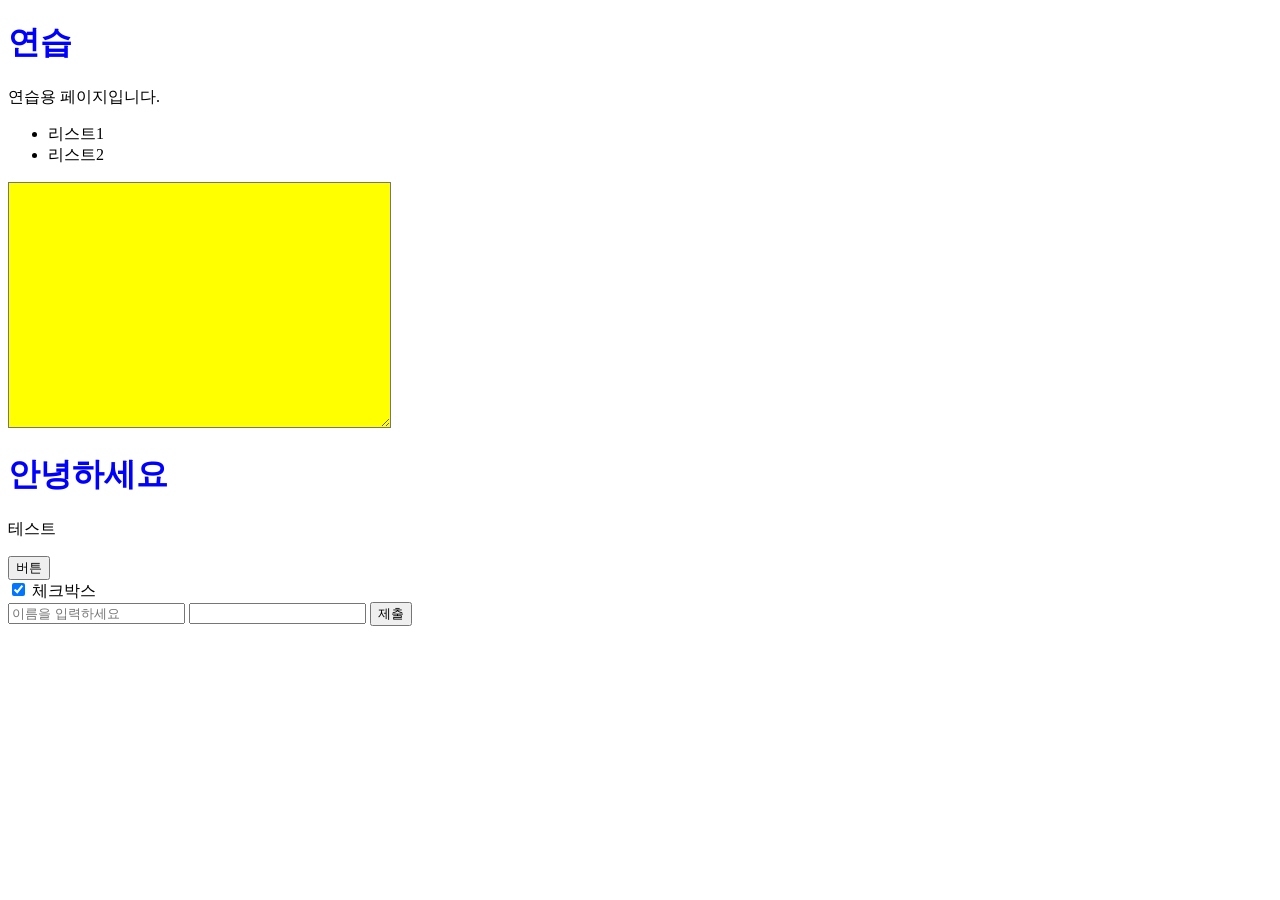
<file: pratice/index.html>
<!doctype html>
<html lang="ko">
  <head>
    <meta charset="UTF-8" />
    <meta http-equiv="X-UA-Compatible" content="IE=edge" />
    <meta name="viewport" content="width=device-width, initial-scale=1.0" />
    <link rel="stylesheet" href="index.css" />
    <title>Document</title>
  </head>
  <body>
    <h1>연습</h1>
    <p>연습용 페이지입니다.</p>
    <ul>
      <li>리스트1</li>
      <li>리스트2</li>
    </ul>

    <textarea
      name="text"
      id="text"
      cols="30"
      rows="10"
      placeholder="글자를 입력해주세요"
    >
    </textarea>
    <div>
      <h1>안녕하세요</h1>
      <p>테스트</p>
      <button>버튼</button>
    </div>
    <input type="checkbox" name="check" id="check" checked />
    <label for="check">체크박스</label>

    <div>
      <form action="">
        <input
          type="text"
          name="name"
          id="name"
          placeholder="이름을 입력하세요"
        />
        <input type="password" />
        <input type="submit" value="제출" />
      </form>
    </div>
  </body>
</html>
</file>
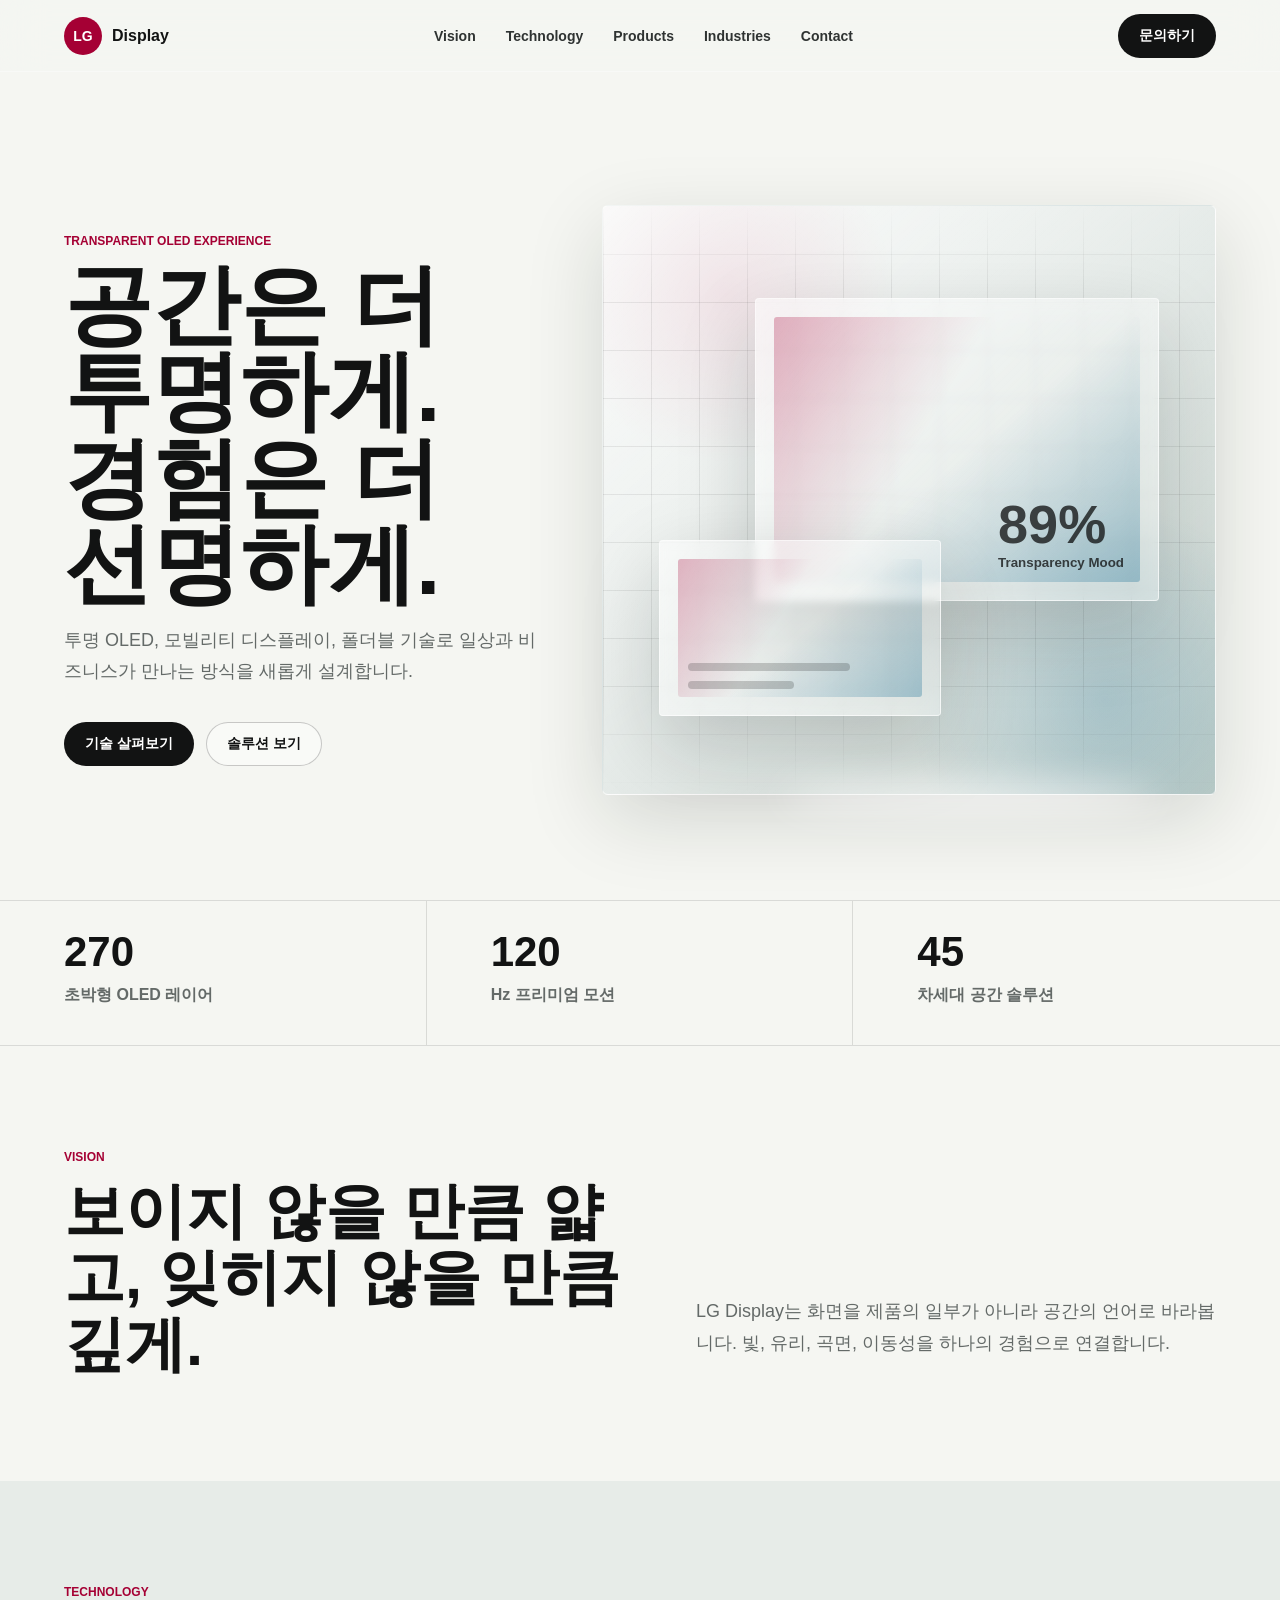
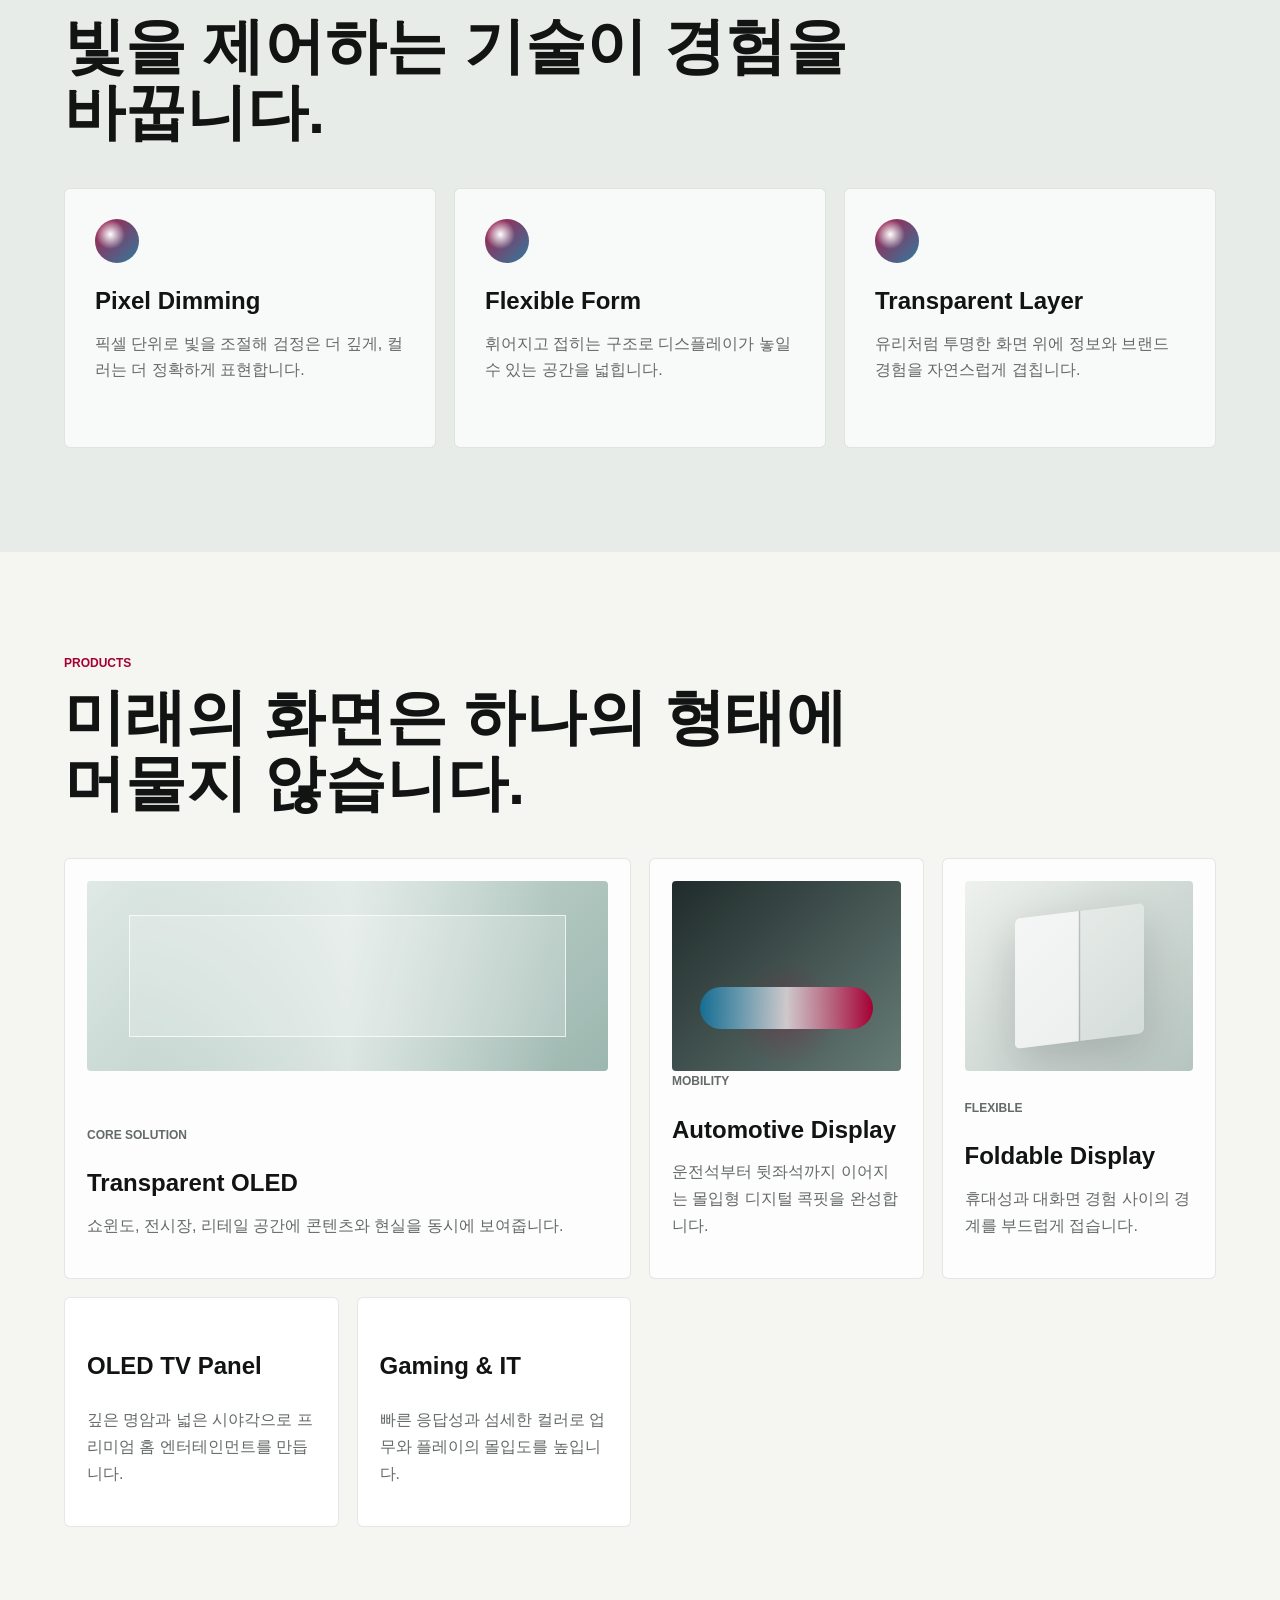
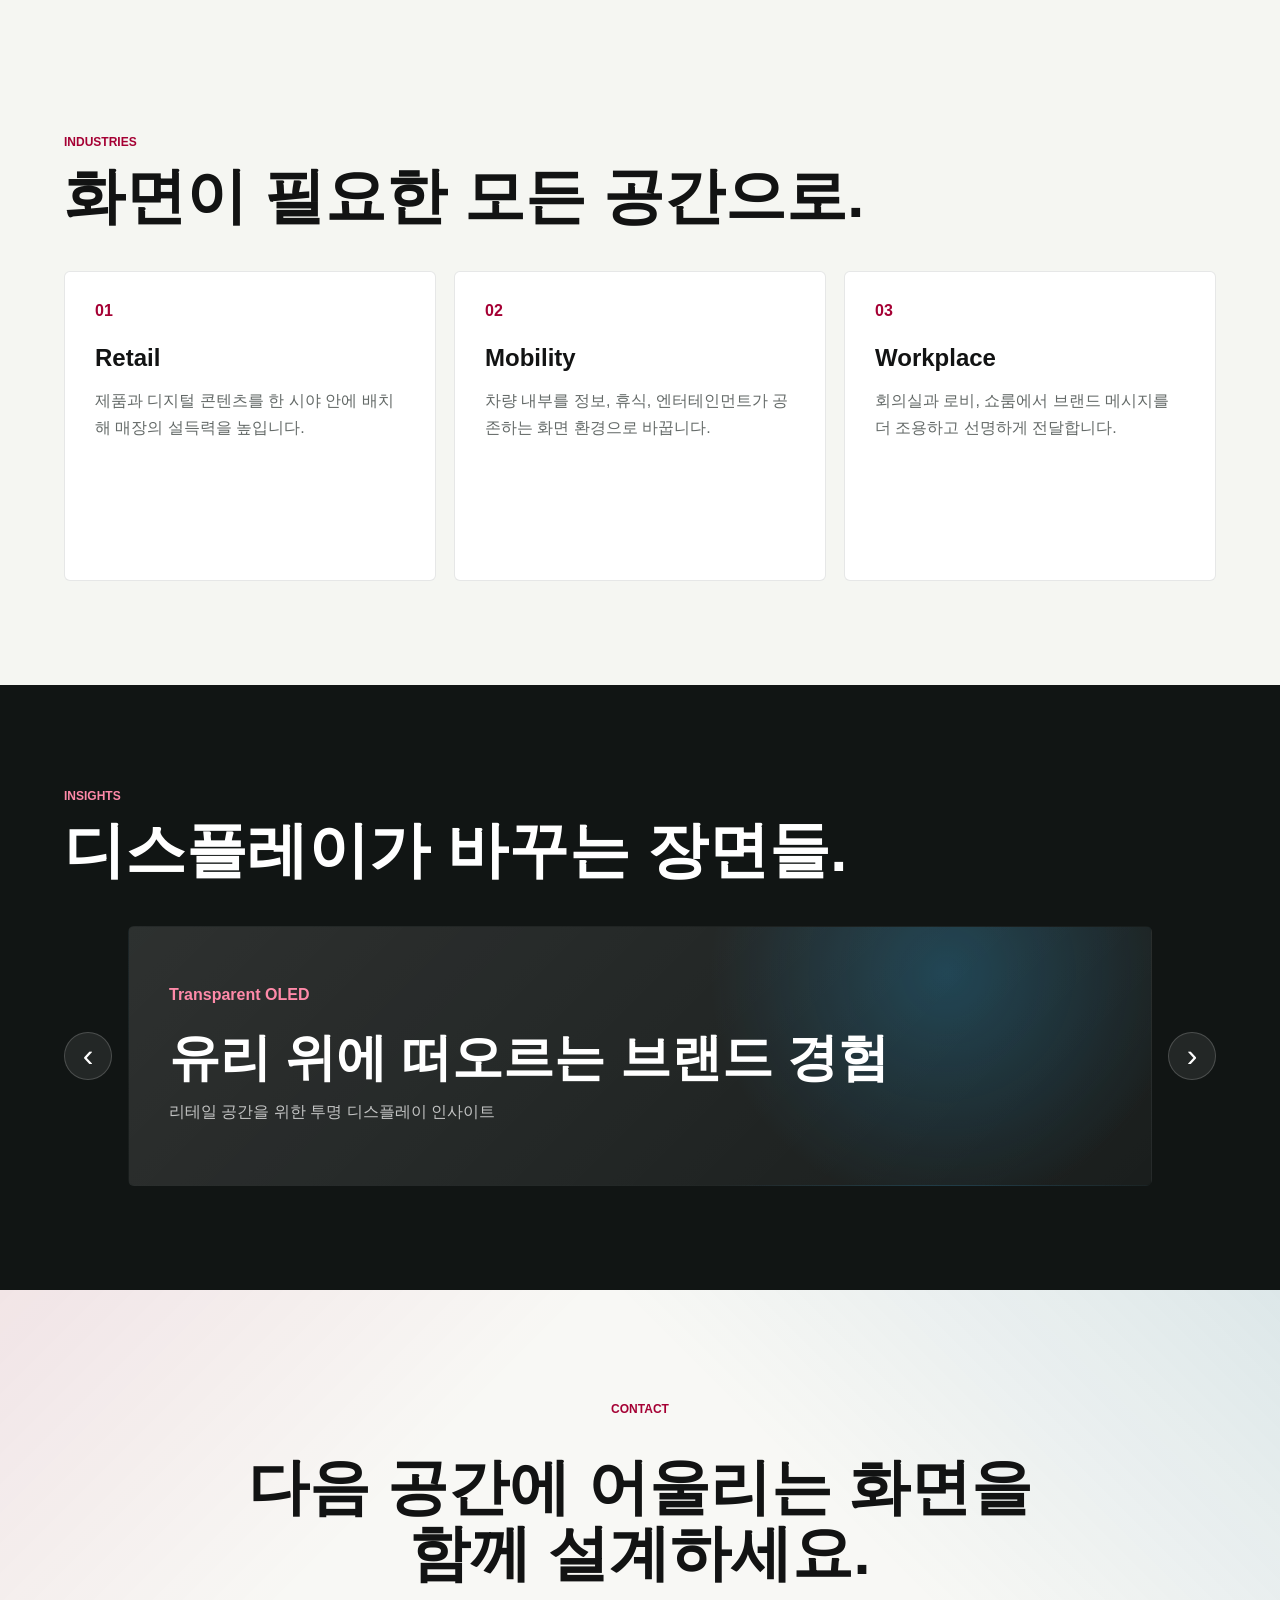
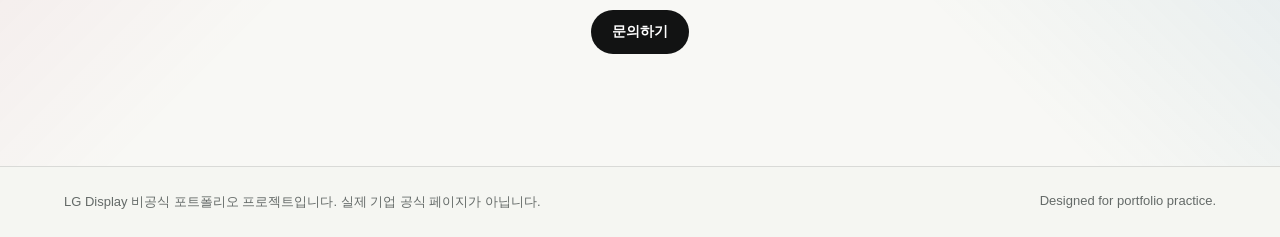
<file: pratice/lg-display-landing/index.html>
<!DOCTYPE html>
<html lang="ko">
  <head>
    <meta charset="UTF-8" />
    <meta name="viewport" content="width=device-width, initial-scale=1.0" />
    <title>LG Display | Future OLED Landing</title>
    <link rel="stylesheet" href="style.css" />
  </head>
  <body>
    <header class="site-header">
      <a class="brand" href="#hero" aria-label="LG Display 홈">
        <span class="brand-mark">LG</span>
        <span>Display</span>
      </a>

      <nav class="main-nav" aria-label="주요 메뉴">
        <a href="#vision">Vision</a>
        <a href="#technology">Technology</a>
        <a href="#products">Products</a>
        <a href="#industries">Industries</a>
        <a href="#contact">Contact</a>
      </nav>

      <a class="header-cta" href="#contact">문의하기</a>
      <button class="menu-toggle" type="button" aria-label="메뉴 열기" aria-expanded="false">
        <span></span>
        <span></span>
      </button>
    </header>

    <main>
      <section class="hero" id="hero">
        <div class="hero-copy">
          <p class="eyebrow">Transparent OLED Experience</p>
          <h1>공간은 더 투명하게. 경험은 더 선명하게.</h1>
          <p>
            투명 OLED, 모빌리티 디스플레이, 폴더블 기술로 일상과 비즈니스가 만나는
            방식을 새롭게 설계합니다.
          </p>
          <div class="hero-actions">
            <a class="primary-button" href="#technology">기술 살펴보기</a>
            <a class="secondary-button" href="#products">솔루션 보기</a>
          </div>
        </div>

        <div class="hero-visual" aria-label="투명 OLED 패널 콘셉트 비주얼">
          <div class="room-grid"></div>
          <div class="display-frame display-frame-large">
            <div class="screen-glow"></div>
            <div class="screen-content">
              <span>89%</span>
              <small>Transparency Mood</small>
            </div>
          </div>
          <div class="display-frame display-frame-small">
            <div class="screen-glow"></div>
            <div class="screen-line"></div>
            <div class="screen-line short"></div>
          </div>
          <div class="light-rail"></div>
        </div>
      </section>

      <section class="metrics" aria-label="주요 기술 지표">
        <article>
          <strong data-counter="300">0</strong>
          <span>초박형 OLED 레이어</span>
        </article>
        <article>
          <strong data-counter="120">0</strong>
          <span>Hz 프리미엄 모션</span>
        </article>
        <article>
          <strong data-counter="48">0</strong>
          <span>차세대 공간 솔루션</span>
        </article>
      </section>

      <section class="section vision" id="vision">
        <div class="section-heading">
          <p class="eyebrow">Vision</p>
          <h2>보이지 않을 만큼 얇고, 잊히지 않을 만큼 깊게.</h2>
        </div>
        <p class="section-lead">
          LG Display는 화면을 제품의 일부가 아니라 공간의 언어로 바라봅니다. 빛,
          유리, 곡면, 이동성을 하나의 경험으로 연결합니다.
        </p>
      </section>

      <section class="section technology" id="technology">
        <div class="section-heading">
          <p class="eyebrow">Technology</p>
          <h2>빛을 제어하는 기술이 경험을 바꿉니다.</h2>
        </div>

        <div class="technology-grid">
          <article class="tech-panel">
            <span class="icon-dot"></span>
            <h3>Pixel Dimming</h3>
            <p>픽셀 단위로 빛을 조절해 검정은 더 깊게, 컬러는 더 정확하게 표현합니다.</p>
          </article>
          <article class="tech-panel">
            <span class="icon-dot"></span>
            <h3>Flexible Form</h3>
            <p>휘어지고 접히는 구조로 디스플레이가 놓일 수 있는 공간을 넓힙니다.</p>
          </article>
          <article class="tech-panel">
            <span class="icon-dot"></span>
            <h3>Transparent Layer</h3>
            <p>유리처럼 투명한 화면 위에 정보와 브랜드 경험을 자연스럽게 겹칩니다.</p>
          </article>
        </div>
      </section>

      <section class="section products" id="products">
        <div class="section-heading">
          <p class="eyebrow">Products</p>
          <h2>미래의 화면은 하나의 형태에 머물지 않습니다.</h2>
        </div>

        <div class="product-grid">
          <article class="product-card featured">
            <div class="product-visual transparent-oled"></div>
            <div>
              <p class="product-label">Core Solution</p>
              <h3>Transparent OLED</h3>
              <p>쇼윈도, 전시장, 리테일 공간에 콘텐츠와 현실을 동시에 보여줍니다.</p>
            </div>
          </article>
          <article class="product-card">
            <div class="product-visual automotive"></div>
            <div>
              <p class="product-label">Mobility</p>
              <h3>Automotive Display</h3>
              <p>운전석부터 뒷좌석까지 이어지는 몰입형 디지털 콕핏을 완성합니다.</p>
            </div>
          </article>
          <article class="product-card">
            <div class="product-visual foldable"></div>
            <div>
              <p class="product-label">Flexible</p>
              <h3>Foldable Display</h3>
              <p>휴대성과 대화면 경험 사이의 경계를 부드럽게 접습니다.</p>
            </div>
          </article>
          <article class="product-card compact">
            <h3>OLED TV Panel</h3>
            <p>깊은 명암과 넓은 시야각으로 프리미엄 홈 엔터테인먼트를 만듭니다.</p>
          </article>
          <article class="product-card compact">
            <h3>Gaming & IT</h3>
            <p>빠른 응답성과 섬세한 컬러로 업무와 플레이의 몰입도를 높입니다.</p>
          </article>
        </div>
      </section>

      <section class="section industries" id="industries">
        <div class="section-heading">
          <p class="eyebrow">Industries</p>
          <h2>화면이 필요한 모든 공간으로.</h2>
        </div>

        <div class="industry-list">
          <article>
            <span>01</span>
            <h3>Retail</h3>
            <p>제품과 디지털 콘텐츠를 한 시야 안에 배치해 매장의 설득력을 높입니다.</p>
          </article>
          <article>
            <span>02</span>
            <h3>Mobility</h3>
            <p>차량 내부를 정보, 휴식, 엔터테인먼트가 공존하는 화면 환경으로 바꿉니다.</p>
          </article>
          <article>
            <span>03</span>
            <h3>Workplace</h3>
            <p>회의실과 로비, 쇼룸에서 브랜드 메시지를 더 조용하고 선명하게 전달합니다.</p>
          </article>
        </div>
      </section>

      <section class="section insights" aria-label="뉴스 캐러셀">
        <div class="section-heading">
          <p class="eyebrow">Insights</p>
          <h2>디스플레이가 바꾸는 장면들.</h2>
        </div>

        <div class="carousel" data-carousel>
          <button class="carousel-button prev" type="button" aria-label="이전 뉴스">‹</button>
          <div class="carousel-track">
            <article class="news-card active">
              <p>Transparent OLED</p>
              <h3>유리 위에 떠오르는 브랜드 경험</h3>
              <span>리테일 공간을 위한 투명 디스플레이 인사이트</span>
            </article>
            <article class="news-card">
              <p>Automotive</p>
              <h3>차량 내부는 또 하나의 거실이 됩니다</h3>
              <span>모빌리티 UX를 바꾸는 OLED 인터페이스</span>
            </article>
            <article class="news-card">
              <p>Foldable</p>
              <h3>접히는 화면, 펼쳐지는 사용성</h3>
              <span>휴대성과 몰입감을 함께 설계하는 방법</span>
            </article>
          </div>
          <button class="carousel-button next" type="button" aria-label="다음 뉴스">›</button>
        </div>
      </section>

      <section class="contact" id="contact">
        <p class="eyebrow">Contact</p>
        <h2>다음 공간에 어울리는 화면을 함께 설계하세요.</h2>
        <a class="primary-button" href="mailto:hello@example.com">문의하기</a>
      </section>
    </main>

    <footer class="site-footer">
      <p>LG Display 비공식 포트폴리오 프로젝트입니다. 실제 기업 공식 페이지가 아닙니다.</p>
      <span>Designed for portfolio practice.</span>
    </footer>

    <script src="script.js"></script>
  </body>
</html>
</file>
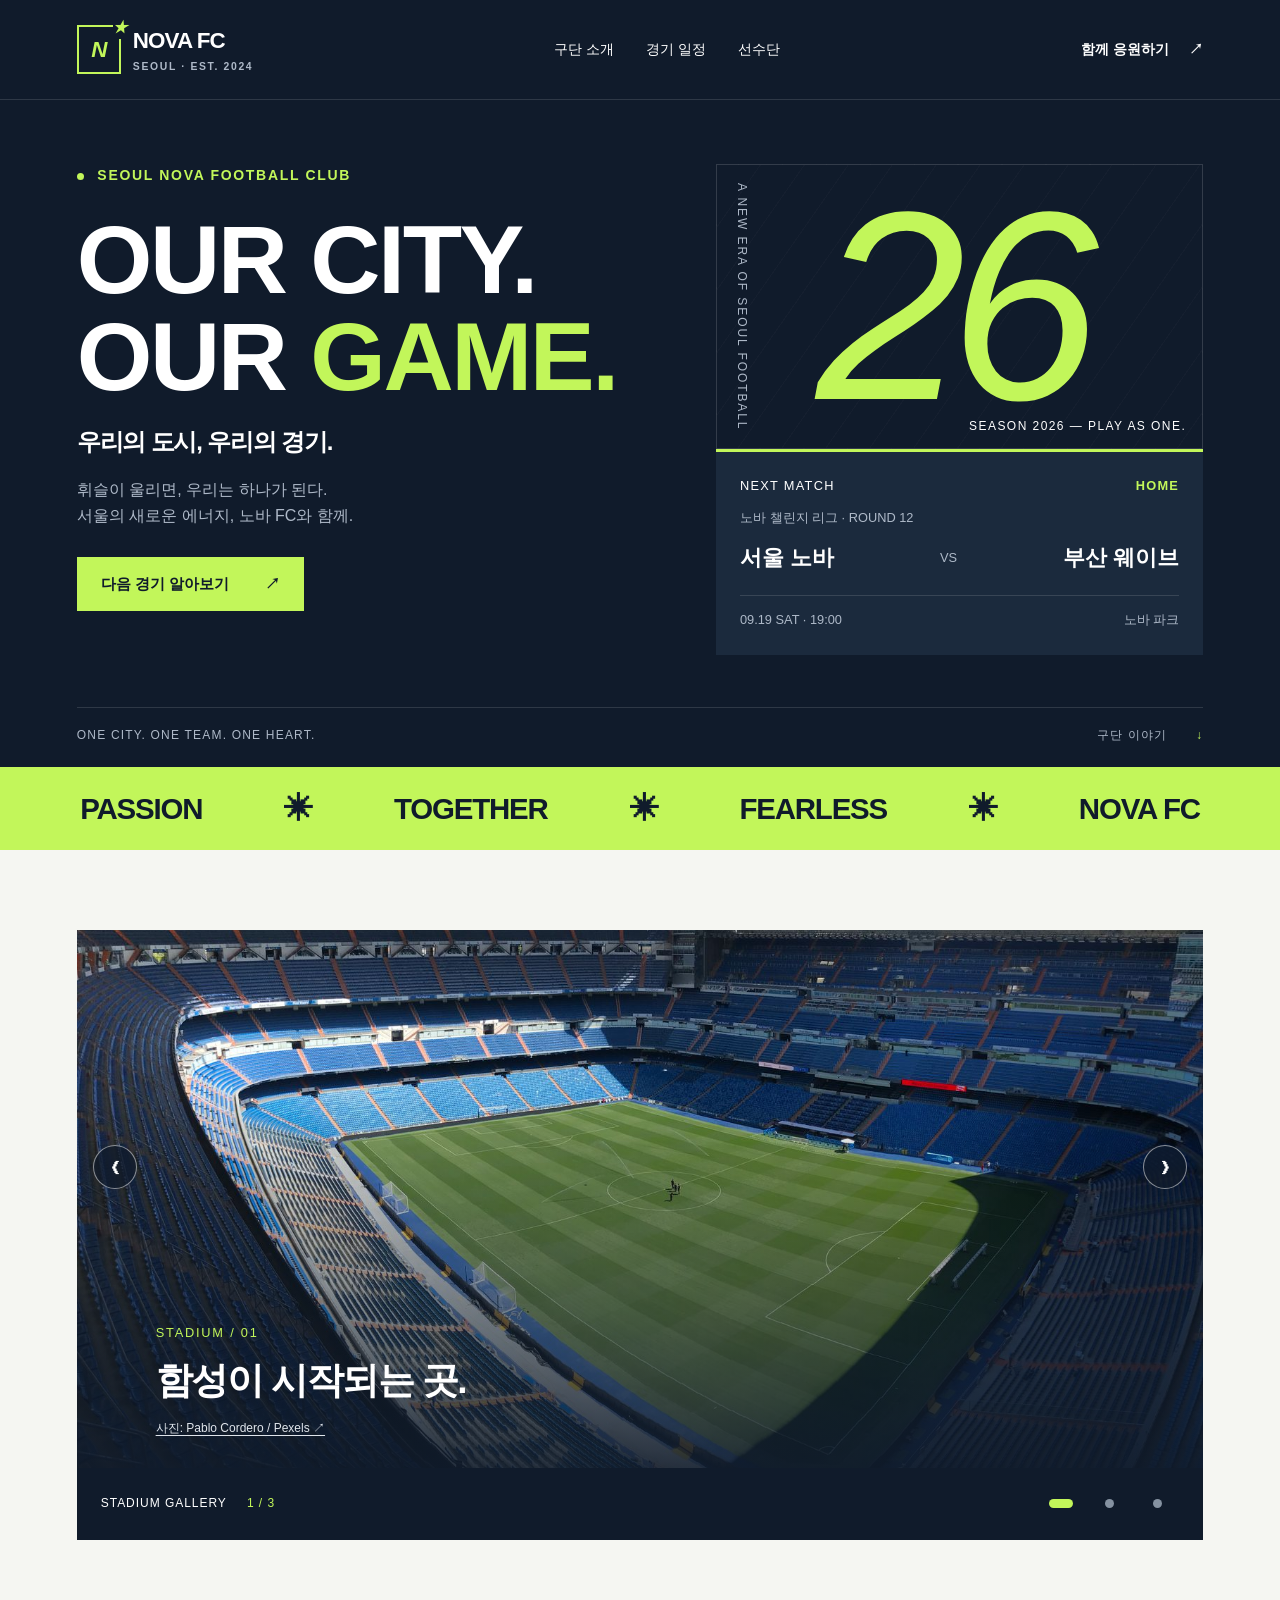
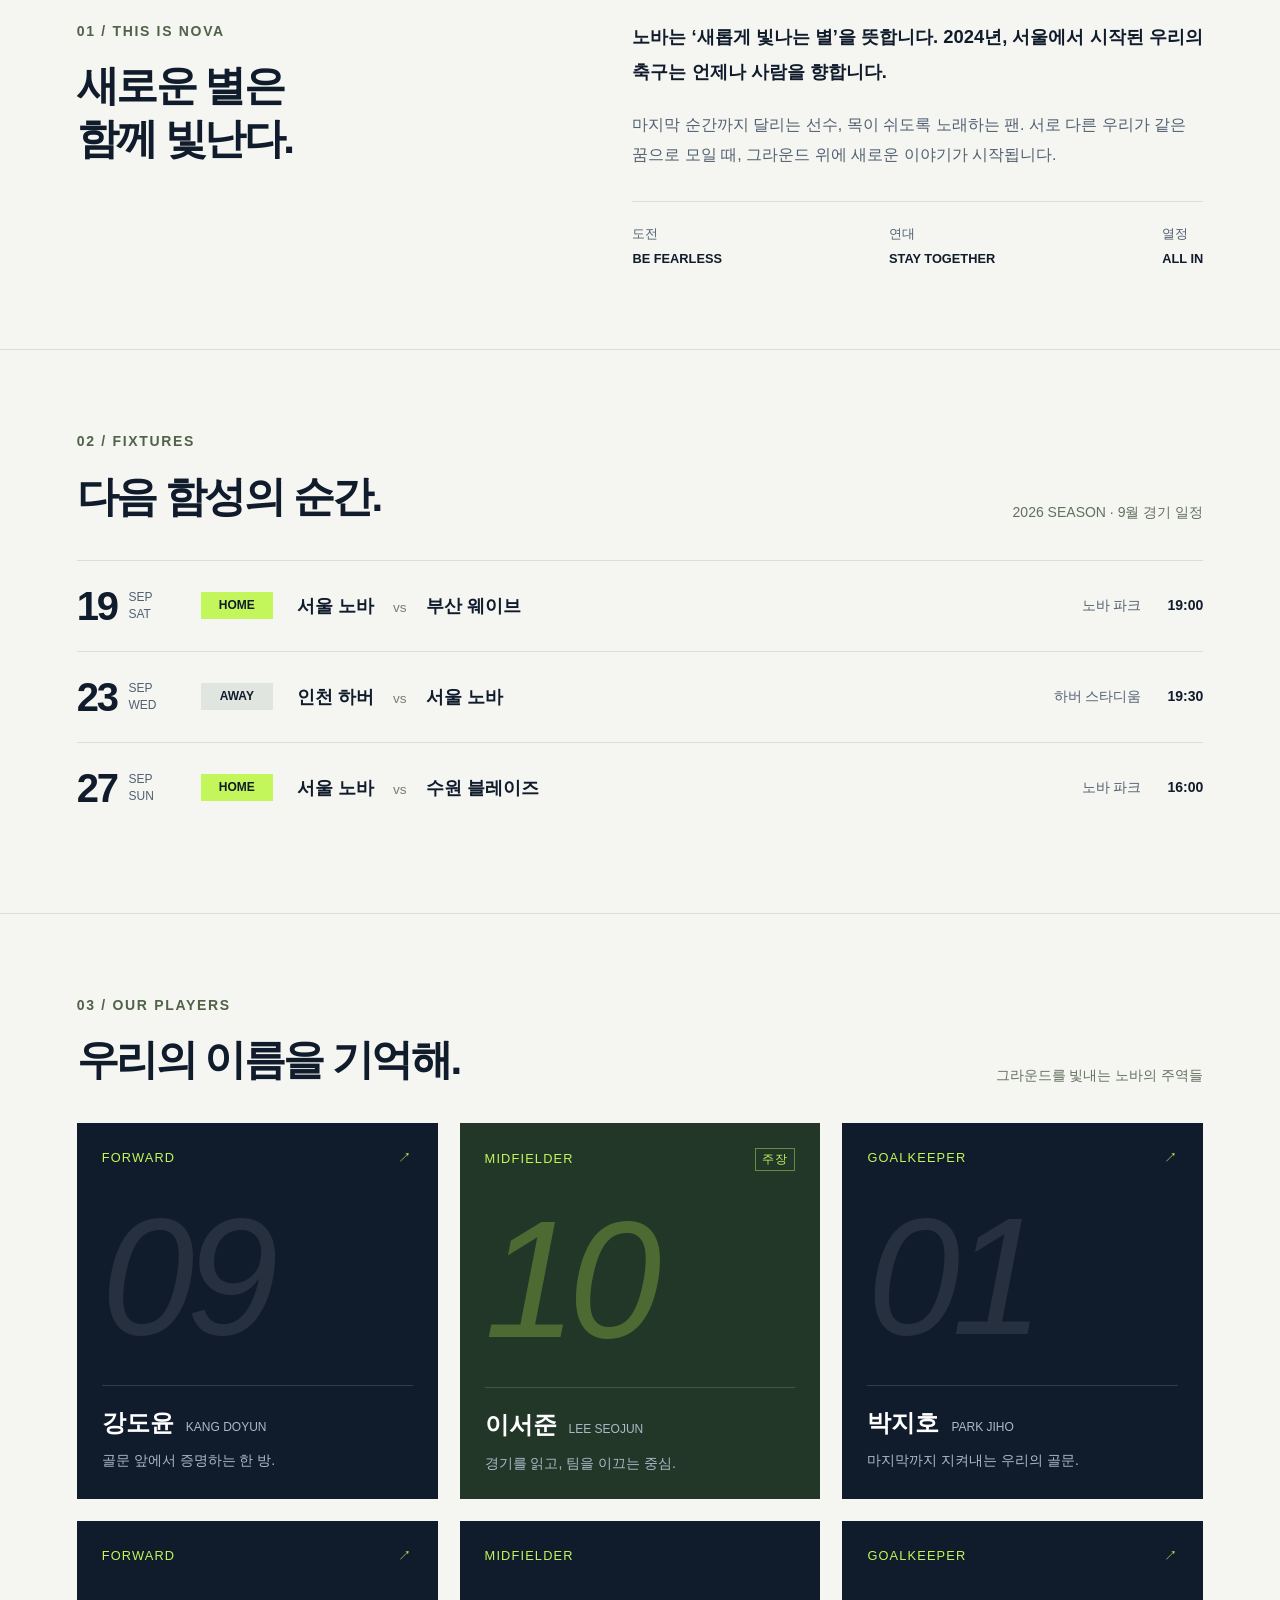
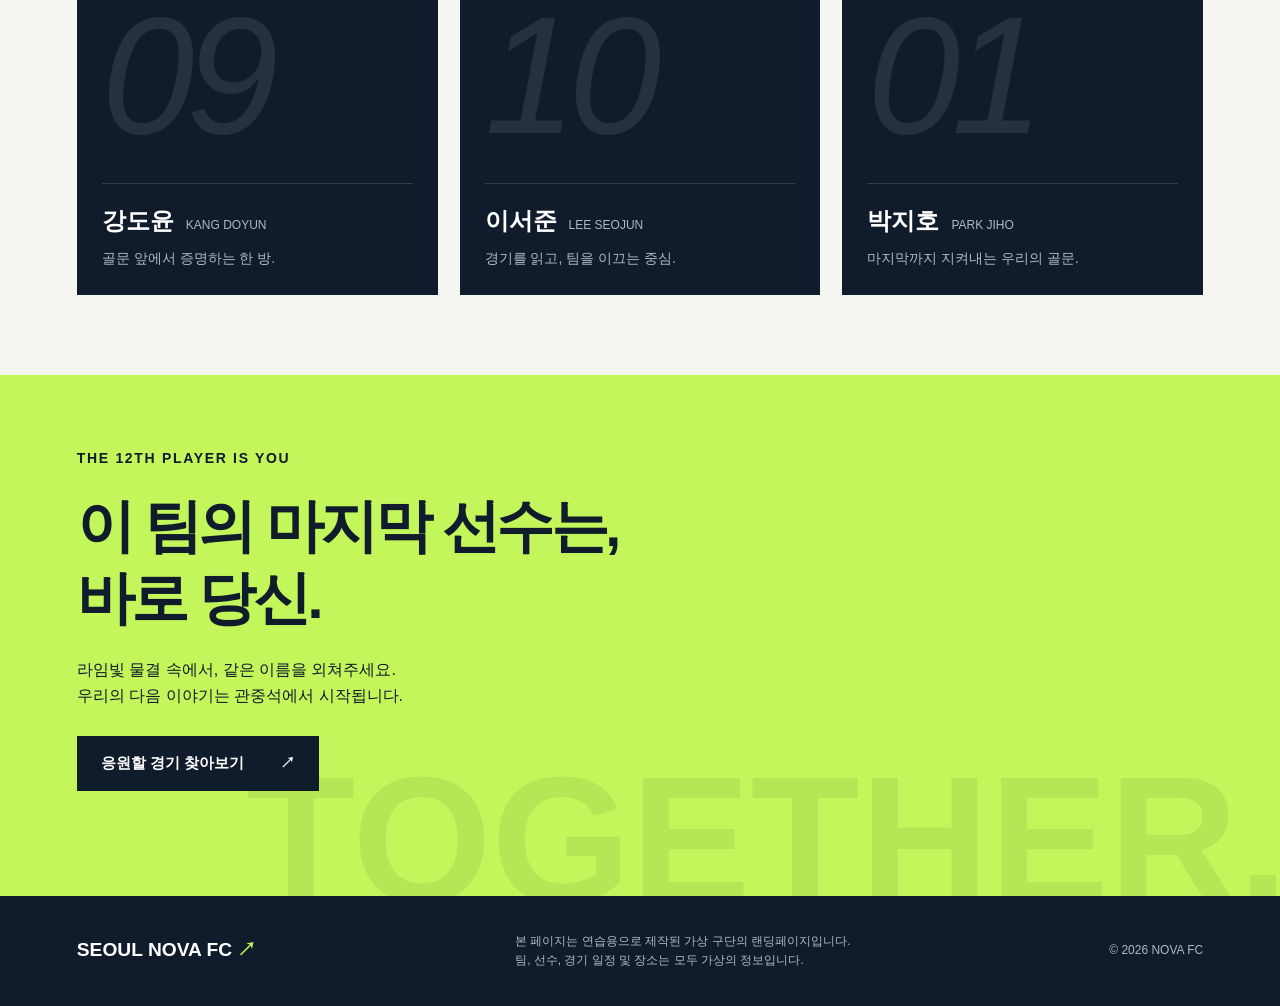
<file: pratice/nova-fc/index.html>
<!doctype html>
<html lang="ko">
  <head>
    <meta charset="UTF-8" />
    <meta name="viewport" content="width=device-width, initial-scale=1.0" />
    <meta
      name="description"
      content="가상의 축구팀 서울 노바 FC. 팀의 이야기, 경기 일정, 선수단을 만나보세요."
    />
    <title>서울 노바 FC | 우리의 도시, 우리의 경기</title>
    <link rel="stylesheet" href="style.css" />
    <script src="carousel.js" defer></script>
  </head>
  <body>
    <a class="skip-link" href="#main">본문 바로가기</a>
    <header class="header">
      <a class="brand" href="#" aria-label="서울 노바 FC 홈"
        ><span class="brand-mark" aria-hidden="true">N<span>★</span></span
        ><span>NOVA FC<small>SEOUL · EST. 2024</small></span></a
      >
      <nav aria-label="주요 메뉴">
        <a href="#club">구단 소개</a><a href="#matches">경기 일정</a
        ><a href="#squad">선수단</a>
      </nav>
      <a class="header-link" href="#supporters"
        >함께 응원하기 <span aria-hidden="true">↗</span></a
      >
    </header>

    <main id="main">
      <section class="hero" aria-labelledby="hero-title">
        <div class="hero-copy">
          <p class="eyebrow">
            <span class="status-dot"></span> SEOUL NOVA FOOTBALL CLUB
          </p>
          <h1 id="hero-title">OUR CITY.<br />OUR <span>GAME.</span></h1>
          <p class="hero-korean">우리의 도시, 우리의 경기.</p>
          <p class="hero-description">
            휘슬이 울리면, 우리는 하나가 된다.<br />서울의 새로운 에너지, 노바
            FC와 함께.
          </p>
          <a class="button" href="#matches"
            >다음 경기 알아보기 <span aria-hidden="true">↗</span></a
          >
        </div>
        <div class="hero-side">
          <div class="season-art" aria-hidden="true">
            <span class="vertical-label">A NEW ERA OF SEOUL FOOTBALL</span
            ><span class="season-number">26</span
            ><span class="season-caption">SEASON 2026 — PLAY AS ONE.</span>
          </div>
          <article class="next-match">
            <div class="card-top">
              <span>NEXT MATCH</span><span class="home-label">HOME</span>
            </div>
            <p class="match-league">노바 챌린지 리그 · ROUND 12</p>
            <div class="versus">
              <strong>서울 노바</strong><span>VS</span
              ><strong>부산 웨이브</strong>
            </div>
            <p class="match-meta">
              <time datetime="2026-09-19T19:00:00+09:00">09.19 SAT · 19:00</time
              ><span>노바 파크</span>
            </p>
          </article>
        </div>
        <div class="hero-bottom">
          <span>ONE CITY. ONE TEAM. ONE HEART.</span
          ><a href="#club">구단 이야기 <span aria-hidden="true">↓</span></a>
        </div>
      </section>

      <div class="statement" aria-hidden="true">
        <span>PASSION</span><b>✳</b><span>TOGETHER</span><b>✳</b
        ><span>FEARLESS</span><b>✳</b><span>NOVA FC</span>
      </div>

      <section class="section club" id="club" aria-labelledby="club-title">
        <div
          class="stadium-carousel"
          role="region"
          aria-roledescription="캐러셀"
          aria-label="구장 이미지"
          tabindex="0"
        >
          <div class="stadium-viewport">
            <div class="stadium-track" id="stadium-slides">
              <figure
                class="stadium-slide"
                role="group"
                aria-roledescription="슬라이드"
                aria-label="3장 중 1번째"
              >
                <img
                  src="images/stadium-1.jpg"
                  alt="파란 관중석과 푸른 잔디가 펼쳐진 축구장 전경"
                  width="1600"
                  height="900"
                />
                <figcaption>
                  <span>STADIUM / 01</span><strong>함성이 시작되는 곳.</strong
                  ><a
                    href="https://www.pexels.com/photo/green-and-blue-soccer-field-3845970/"
                    target="_blank"
                    rel="noopener noreferrer"
                    >사진: Pablo Cordero / Pexels ↗</a
                  >
                </figcaption>
              </figure>
              <figure
                class="stadium-slide"
                role="group"
                aria-roledescription="슬라이드"
                aria-label="3장 중 2번째"
                aria-hidden="true"
                inert
              >
                <img
                  src="images/stadium-2.jpg"
                  alt="지붕으로 둘러싸인 관중석과 초록 잔디의 축구장"
                  width="1600"
                  height="900"
                />
                <figcaption>
                  <span>STADIUM / 02</span
                  ><strong>그라운드 위의 새로운 꿈.</strong
                  ><a
                    href="https://www.pexels.com/photo/an-empty-green-soccer-field-12536501/"
                    target="_blank"
                    rel="noopener noreferrer"
                    >사진: Jason Scott / Pexels ↗</a
                  >
                </figcaption>
              </figure>
              <figure
                class="stadium-slide"
                role="group"
                aria-roledescription="슬라이드"
                aria-label="3장 중 3번째"
                aria-hidden="true"
                inert
              >
                <img
                  src="images/stadium-3.jpg"
                  alt="노을 진 하늘 아래 코너 깃발과 조명이 보이는 축구장"
                  width="1600"
                  height="900"
                />
                <figcaption>
                  <span>STADIUM / 03</span
                  ><strong>마지막 휘슬이 울릴 때까지.</strong
                  ><a
                    href="https://www.pexels.com/photo/view-of-a-soccer-field-13527463/"
                    target="_blank"
                    rel="noopener noreferrer"
                    >사진: Miguel Marimon / Pexels ↗</a
                  >
                </figcaption>
              </figure>
            </div>
            <button
              class="stadium-arrow stadium-prev"
              type="button"
              aria-label="이전 구장 이미지"
              aria-controls="stadium-slides"
            >
              ❮
            </button>
            <button
              class="stadium-arrow stadium-next"
              type="button"
              aria-label="다음 구장 이미지"
              aria-controls="stadium-slides"
            >
              ❯
            </button>
          </div>
          <div class="stadium-controls">
            <p>
              STADIUM GALLERY
              <span class="stadium-count" aria-live="polite" aria-atomic="true"
                >1 / 3</span
              >
            </p>
            <div
              class="stadium-dots"
              role="group"
              aria-label="구장 이미지 선택"
            >
              <button
                type="button"
                aria-label="첫 번째 구장 이미지"
                aria-current="true"
                aria-controls="stadium-slides"
              ></button>
              <button
                type="button"
                aria-label="두 번째 구장 이미지"
                aria-controls="stadium-slides"
              ></button>
              <button
                type="button"
                aria-label="세 번째 구장 이미지"
                aria-controls="stadium-slides"
              ></button>
            </div>
          </div>
        </div>
        <div>
          <p class="eyebrow">01 / THIS IS NOVA</p>
          <h2 id="club-title">새로운 별은<br />함께 빛난다.</h2>
        </div>
        <div class="club-story">
          <p>
            노바는 ‘새롭게 빛나는 별’을 뜻합니다. 2024년, 서울에서 시작된 우리의
            축구는 언제나 사람을 향합니다.
          </p>
          <p>
            마지막 순간까지 달리는 선수, 목이 쉬도록 노래하는 팬. 서로 다른
            우리가 같은 꿈으로 모일 때, 그라운드 위에 새로운 이야기가
            시작됩니다.
          </p>
          <div class="values">
            <span>도전<strong>BE FEARLESS</strong></span
            ><span>연대<strong>STAY TOGETHER</strong></span
            ><span>열정<strong>ALL IN</strong></span>
          </div>
        </div>
      </section>

      <section
        class="section fixtures"
        id="matches"
        aria-labelledby="matches-title"
      >
        <div class="section-heading">
          <div>
            <p class="eyebrow">02 / FIXTURES</p>
            <h2 id="matches-title">다음 함성의 순간.</h2>
          </div>
          <span class="section-note">2026 SEASON · 9월 경기 일정</span>
        </div>
        <div class="fixture">
          <div class="fixture-date">
            <strong>19</strong><span>SEP<br />SAT</span>
          </div>
          <span class="tag">HOME</span>
          <h3>서울 노바 <span>vs</span> 부산 웨이브</h3>
          <p>노바 파크 <span>19:00</span></p>
        </div>
        <div class="fixture">
          <div class="fixture-date">
            <strong>23</strong><span>SEP<br />WED</span>
          </div>
          <span class="tag away">AWAY</span>
          <h3>인천 하버 <span>vs</span> 서울 노바</h3>
          <p>하버 스타디움 <span>19:30</span></p>
        </div>
        <div class="fixture">
          <div class="fixture-date">
            <strong>27</strong><span>SEP<br />SUN</span>
          </div>
          <span class="tag">HOME</span>
          <h3>서울 노바 <span>vs</span> 수원 블레이즈</h3>
          <p>노바 파크 <span>16:00</span></p>
        </div>
      </section>

      <section class="section" id="squad" aria-labelledby="squad-title">
        <div class="section-heading">
          <div>
            <p class="eyebrow">03 / OUR PLAYERS</p>
            <h2 id="squad-title">우리의 이름을 기억해.</h2>
          </div>
          <span class="section-note">그라운드를 빛내는 노바의 주역들</span>
        </div>
        <div class="players">
          <article class="player">
            <div class="player-top"><span>FORWARD</span><span>↗</span></div>
            <div class="player-number">09</div>
            <div class="player-name">
              <h3>강도윤</h3>
              <span>KANG DOYUN</span>
            </div>
            <p>골문 앞에서 증명하는 한 방.</p>
          </article>
          <article class="player captain">
            <div class="player-top">
              <span>MIDFIELDER</span><span class="captain-badge">주장</span>
            </div>
            <div class="player-number">10</div>
            <div class="player-name">
              <h3>이서준</h3>
              <span>LEE SEOJUN</span>
            </div>
            <p>경기를 읽고, 팀을 이끄는 중심.</p>
          </article>
          <article class="player">
            <div class="player-top"><span>GOALKEEPER</span><span>↗</span></div>
            <div class="player-number">01</div>
            <div class="player-name">
              <h3>박지호</h3>
              <span>PARK JIHO</span>
            </div>
            <p>마지막까지 지켜내는 우리의 골문.</p>
          </article>
          <article class="player">
            <div class="player-top"><span>FORWARD</span><span>↗</span></div>
            <div class="player-number">09</div>
            <div class="player-name">
              <h3>강도윤</h3>
              <span>KANG DOYUN</span>
            </div>
            <p>골문 앞에서 증명하는 한 방.</p>
          </article>
          <article class="player">
            <div class="player-top"><span>MIDFIELDER</span></div>
            <div class="player-number">10</div>
            <div class="player-name">
              <h3>이서준</h3>
              <span>LEE SEOJUN</span>
            </div>
            <p>경기를 읽고, 팀을 이끄는 중심.</p>
          </article>
          <article class="player">
            <div class="player-top"><span>GOALKEEPER</span><span>↗</span></div>
            <div class="player-number">01</div>
            <div class="player-name">
              <h3>박지호</h3>
              <span>PARK JIHO</span>
            </div>
            <p>마지막까지 지켜내는 우리의 골문.</p>
          </article>
        </div>
      </section>

      <section
        class="supporters"
        id="supporters"
        aria-labelledby="supporters-title"
      >
        <p class="eyebrow">THE 12TH PLAYER IS YOU</p>
        <h2 id="supporters-title">이 팀의 마지막 선수는,<br />바로 당신.</h2>
        <p>
          라임빛 물결 속에서, 같은 이름을 외쳐주세요.<br />우리의 다음 이야기는
          관중석에서 시작됩니다.
        </p>
        <a class="button dark-button" href="#matches"
          >응원할 경기 찾아보기 <span aria-hidden="true">↗</span></a
        ><span class="supporters-word" aria-hidden="true">TOGETHER.</span>
      </section>
    </main>
    <footer>
      <a class="footer-brand" href="#">SEOUL NOVA FC <span>↗</span></a>
      <p>
        본 페이지는 연습용으로 제작된 가상 구단의 랜딩페이지입니다.<br />팀,
        선수, 경기 일정 및 장소는 모두 가상의 정보입니다.
      </p>
      <span>© 2026 NOVA FC</span>
    </footer>
  </body>
</html>
</file>
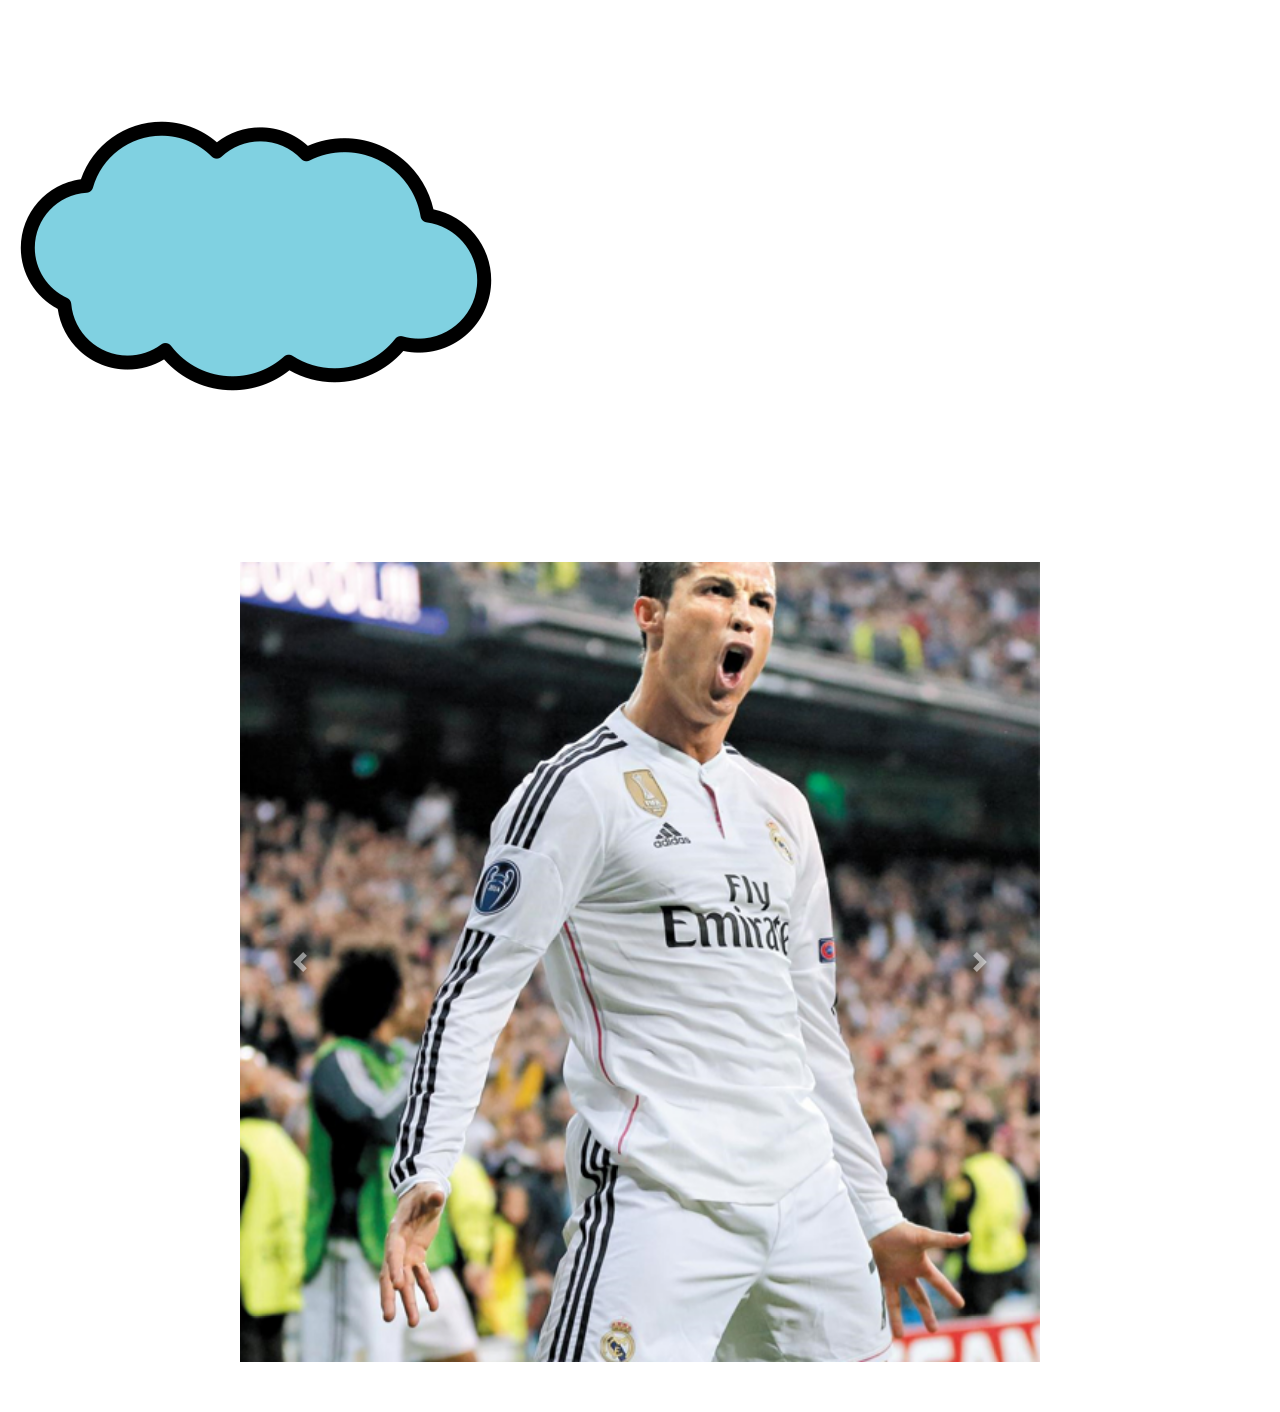
<file: pratice/pratice.html>
<!doctype html>
<html lang="en">
  <head>
    <meta charset="UTF-8" />
    <meta name="viewport" content="width=device-width, initial-scale=1.0" />

    <title>Document</title>
    <!-- Bootstrap 4 CSS -->
    <link
      rel="stylesheet"
      href="https://cdn.jsdelivr.net/npm/bootstrap@4.6.2/dist/css/bootstrap.min.css"
    />
    <link rel="stylesheet" href="siu.css" />
  </head>
  <body>
    <a href="https://www.naver.com" target="_blank"
      ><img src="cloud.png" alt=""
    /></a>
  </body>
  <div id="carouselExampleControls" class="carousel slide" data-ride="carousel">
    <div class="carousel-inner">
      <!-- 첫 번째 이미지 -->
      <div class="carousel-item active">
        <img class="d-block w-100" src="siu.jpg" alt="첫 번째 영화" />
      </div>

      <!-- 두 번째 이미지 -->
      <div class="carousel-item">
        <img class="d-block w-100" src="siu.jpg" alt="두 번째 영화" />
      </div>

      <!-- 세 번째 이미지 -->
      <div class="carousel-item">
        <img class="d-block w-100" src="siu.jpg" alt="세 번째 영화" />
      </div>
    </div>

    <!-- 이전 버튼 -->
    <a
      class="carousel-control-prev"
      href="#carouselExampleControls"
      role="button"
      data-slide="prev"
    >
      <span class="carousel-control-prev-icon"></span>
      <span class="sr-only">Previous</span>
    </a>

    <!-- 다음 버튼 -->
    <a
      class="carousel-control-next"
      href="#carouselExampleControls"
      role="button"
      data-slide="next"
    >
      <span class="carousel-control-next-icon"></span>
      <span class="sr-only">Next</span>
    </a>
  </div>

  <!-- Bootstrap 4 작동에 필요한 JavaScript -->
  <script src="https://cdn.jsdelivr.net/npm/jquery@3.7.1/dist/jquery.slim.min.js"></script>
  <script src="https://cdn.jsdelivr.net/npm/bootstrap@4.6.2/dist/js/bootstrap.bundle.min.js"></script>
</html>
</file>
<file: pratice/index.css>
h1 {
  color: blue;
}

#text {
  color: red;
  background-color: yellow;
  font-size: 20px;
}
</file>
<file: pratice/lg-display-landing/style.css>
:root {
  --bg: #f5f6f2;
  --ink: #121313;
  --muted: #646a68;
  --line: rgba(18, 19, 19, 0.12);
  --panel: rgba(255, 255, 255, 0.72);
  --red: #a50034;
  --blue: #166d94;
  --green: #4d7f65;
  --steel: #dfe5e2;
  --shadow: 0 24px 80px rgba(15, 25, 24, 0.14);
}

* {
  box-sizing: border-box;
  font-family: inherit;
}

html {
  scroll-behavior: smooth;
}

body {
  margin: 0;
  min-width: 320px;
  background: var(--bg);
  color: var(--ink);
  font-family: "Pretendard", "Inter", "Segoe UI", Arial, sans-serif;
}

a {
  color: inherit;
  text-decoration: none;
}

.site-header {
  position: sticky;
  top: 0;
  z-index: 20;
  display: flex;
  align-items: center;
  justify-content: space-between;
  min-height: 72px;
  padding: 0 5vw;
  border-bottom: 1px solid rgba(255, 255, 255, 0.34);
  background: rgba(245, 246, 242, 0.82);
  backdrop-filter: blur(22px);
}

.brand {
  display: inline-flex;
  align-items: center;
  gap: 10px;
  font-weight: 800;
  letter-spacing: 0;
}

.brand-mark {
  display: inline-grid;
  width: 38px;
  height: 38px;
  place-items: center;
  border-radius: 50%;
  background: var(--red);
  color: #fff;
  font-size: 14px;
}

.main-nav {
  display: flex;
  align-items: center;
  gap: 30px;
  color: #2f3332;
  font-size: 14px;
  font-weight: 700;
}

.main-nav a {
  position: relative;
  padding: 8px 0;
}

.main-nav a::after {
  position: absolute;
  right: 0;
  bottom: 0;
  left: 0;
  height: 2px;
  background: var(--red);
  transform: scaleX(0);
  transform-origin: left;
  transition: transform 180ms ease;
  content: "";
}

.main-nav a:hover::after {
  transform: scaleX(1);
}

.header-cta,
.primary-button,
.secondary-button {
  display: inline-flex;
  align-items: center;
  justify-content: center;
  min-height: 44px;
  padding: 0 20px;
  border: 1px solid transparent;
  border-radius: 999px;
  font-size: 14px;
  font-weight: 800;
  white-space: nowrap;
}

.header-cta,
.primary-button {
  background: var(--ink);
  color: #fff;
}

.secondary-button {
  border-color: rgba(18, 19, 19, 0.22);
  background: rgba(255, 255, 255, 0.42);
}

.menu-toggle {
  display: none;
  width: 42px;
  height: 42px;
  padding: 0;
  border: 1px solid var(--line);
  border-radius: 50%;
  background: #fff;
}

.menu-toggle span {
  display: block;
  width: 18px;
  height: 2px;
  margin: 5px auto;
  background: var(--ink);
}

.hero {
  display: grid;
  grid-template-columns: minmax(0, 0.88fr) minmax(360px, 1.12fr);
  gap: 56px;
  align-items: center;
  min-height: calc(100vh - 72px);
  padding: 72px 5vw 44px;
  overflow: hidden;
}

.hero-copy {
  max-width: 660px;
}

.eyebrow,
.product-label {
  margin: 0 0 14px;
  color: var(--red);
  font-size: 12px;
  font-weight: 900;
  letter-spacing: 0;
  text-transform: uppercase;
}

h1,
h2,
h3,
p {
  overflow-wrap: anywhere;
}

h1 {
  margin: 0;
  max-width: 760px;
  font-size: clamp(44px, 7vw, 88px);
  line-height: 0.98;
  letter-spacing: 0;
}

.hero-copy > p:not(.eyebrow),
.section-lead {
  max-width: 620px;
  color: var(--muted);
  font-size: 18px;
  line-height: 1.75;
}

.hero-actions {
  display: flex;
  flex-wrap: wrap;
  gap: 12px;
  margin-top: 34px;
}

.hero-visual {
  position: relative;
  min-height: 590px;
  border: 1px solid rgba(255, 255, 255, 0.52);
  border-radius: 6px;
  background:
    linear-gradient(
      140deg,
      rgba(255, 255, 255, 0.76),
      rgba(255, 255, 255, 0.1)
    ),
    radial-gradient(circle at 20% 15%, rgba(165, 0, 52, 0.24), transparent 24%),
    radial-gradient(
      circle at 82% 84%,
      rgba(22, 109, 148, 0.28),
      transparent 28%
    ),
    linear-gradient(135deg, #ecf0ed, #b9c8c2);
  box-shadow: var(--shadow);
  isolation: isolate;
}

.room-grid {
  position: absolute;
  inset: 0;
  background-image:
    linear-gradient(rgba(18, 19, 19, 0.08) 1px, transparent 1px),
    linear-gradient(90deg, rgba(18, 19, 19, 0.08) 1px, transparent 1px);
  background-size: 48px 48px;
  mask-image: linear-gradient(
    to bottom,
    transparent,
    #000 15%,
    #000 80%,
    transparent
  );
}

.display-frame {
  position: absolute;
  border: 1px solid rgba(255, 255, 255, 0.66);
  border-radius: 4px;
  background: linear-gradient(
    135deg,
    rgba(255, 255, 255, 0.42),
    rgba(255, 255, 255, 0.08)
  );
  box-shadow:
    inset 0 0 40px rgba(255, 255, 255, 0.32),
    0 30px 80px rgba(12, 22, 24, 0.18);
  backdrop-filter: blur(4px);
}

.display-frame-large {
  top: 92px;
  right: 56px;
  width: min(66%, 520px);
  aspect-ratio: 4 / 3;
}

.display-frame-small {
  bottom: 78px;
  left: 56px;
  width: min(46%, 330px);
  aspect-ratio: 16 / 10;
}

.screen-glow {
  position: absolute;
  inset: 18px;
  border-radius: 3px;
  background:
    linear-gradient(120deg, rgba(165, 0, 52, 0.28), transparent 42%),
    linear-gradient(320deg, rgba(22, 109, 148, 0.32), transparent 48%);
}

.screen-content {
  position: absolute;
  right: 34px;
  bottom: 30px;
  display: grid;
  color: rgba(18, 19, 19, 0.78);
}

.screen-content span {
  font-size: 54px;
  font-weight: 900;
}

.screen-content small {
  font-weight: 800;
}

.screen-line {
  position: absolute;
  left: 28px;
  bottom: 44px;
  width: 58%;
  height: 8px;
  border-radius: 99px;
  background: rgba(18, 19, 19, 0.2);
}

.screen-line.short {
  bottom: 26px;
  width: 38%;
}

.light-rail {
  position: absolute;
  right: 9%;
  bottom: -18px;
  width: 62%;
  height: 28px;
  border-radius: 50%;
  background: rgba(255, 255, 255, 0.7);
  filter: blur(18px);
}

.metrics {
  display: grid;
  grid-template-columns: repeat(3, 1fr);
  border-top: 1px solid var(--line);
  border-bottom: 1px solid var(--line);
}

.metrics article {
  min-height: 144px;
  padding: 30px 5vw;
  border-right: 1px solid var(--line);
}

.metrics article:last-child {
  border-right: 0;
}

.metrics strong {
  display: block;
  font-size: 42px;
  line-height: 1;
}

.metrics span {
  display: block;
  margin-top: 12px;
  color: var(--muted);
  font-weight: 700;
}

.section {
  padding: 104px 5vw;
}

.section-heading {
  max-width: 860px;
}

.section-heading h2,
.contact h2 {
  margin: 0;
  font-size: clamp(34px, 4.8vw, 64px);
  line-height: 1.08;
  letter-spacing: 0;
}

.vision {
  display: grid;
  grid-template-columns: minmax(0, 1fr) minmax(280px, 520px);
  gap: 56px;
  align-items: end;
}

.technology {
  background: #e7ece8;
}

.technology-grid {
  display: grid;
  grid-template-columns: repeat(3, 1fr);
  gap: 18px;
  margin-top: 42px;
}

.tech-panel,
.product-card,
.industry-list article,
.news-card {
  border: 1px solid rgba(18, 19, 19, 0.1);
  border-radius: 6px;
  background: var(--panel);
}

.tech-panel {
  min-height: 260px;
  padding: 30px;
}

.icon-dot {
  display: block;
  width: 44px;
  height: 44px;
  border-radius: 50%;
  background:
    radial-gradient(circle at 35% 35%, #fff, rgba(255, 255, 255, 0.1) 36%),
    linear-gradient(135deg, var(--red), var(--blue));
}

.tech-panel h3,
.product-card h3,
.industry-list h3,
.news-card h3 {
  margin: 24px 0 12px;
  font-size: 24px;
  line-height: 1.16;
}

.tech-panel p,
.product-card p,
.industry-list p,
.news-card span {
  color: var(--muted);
  line-height: 1.68;
}

.product-grid {
  display: grid;
  grid-template-columns: repeat(4, 1fr);
  gap: 18px;
  margin-top: 42px;
}

.product-card {
  display: grid;
  min-height: 420px;
  padding: 22px;
  align-content: space-between;
}

.product-card.featured {
  grid-column: span 2;
}

.product-card.compact {
  min-height: 230px;
  align-content: end;
  background: #fff;
}

.product-visual {
  min-height: 190px;
  border-radius: 4px;
  background-color: var(--steel);
  position: relative;
  overflow: hidden;
}

.product-visual::before,
.product-visual::after {
  position: absolute;
  content: "";
}

.transparent-oled {
  background:
    linear-gradient(
      90deg,
      transparent 10%,
      rgba(255, 255, 255, 0.52),
      transparent 90%
    ),
    linear-gradient(135deg, #dfe9e5, #9cb7af);
}

.transparent-oled::before {
  inset: 34px 42px;
  border: 1px solid rgba(255, 255, 255, 0.74);
  background: rgba(255, 255, 255, 0.2);
  backdrop-filter: blur(3px);
}

.automotive {
  background:
    radial-gradient(circle at 50% 70%, rgba(165, 0, 52, 0.24), transparent 30%),
    linear-gradient(135deg, #1f2b2a, #667b76);
}

.automotive::before {
  right: 28px;
  bottom: 42px;
  left: 28px;
  height: 42px;
  border-radius: 999px;
  background: linear-gradient(
    90deg,
    var(--blue),
    rgba(255, 255, 255, 0.7),
    var(--red)
  );
}

.foldable {
  background: linear-gradient(135deg, #eef1ee, #b6c4bf);
}

.foldable::before {
  inset: 30px 50px;
  border-radius: 5px;
  background: linear-gradient(
    90deg,
    rgba(255, 255, 255, 0.64) 0 49%,
    rgba(18, 19, 19, 0.16) 50%,
    rgba(255, 255, 255, 0.3) 51%
  );
  transform: skewY(-7deg);
  box-shadow: 0 16px 44px rgba(18, 19, 19, 0.18);
}

.industry-list {
  display: grid;
  grid-template-columns: repeat(3, 1fr);
  gap: 18px;
  margin-top: 42px;
}

.industry-list article {
  min-height: 310px;
  padding: 30px;
  background: #fff;
}

.industry-list span {
  color: var(--red);
  font-weight: 900;
}

.insights {
  background: #111514;
  color: #fff;
}

.insights .eyebrow,
.insights .news-card p {
  color: #ff8aa9;
}

.carousel {
  display: grid;
  grid-template-columns: 48px minmax(0, 1fr) 48px;
  gap: 16px;
  align-items: center;
  margin-top: 42px;
}

.carousel-track {
  position: relative;
  min-height: 260px;
  overflow: hidden;
}

.news-card {
  position: absolute;
  inset: 0;
  display: grid;
  align-content: center;
  padding: 40px;
  background:
    linear-gradient(
      135deg,
      rgba(255, 255, 255, 0.12),
      rgba(255, 255, 255, 0.04)
    ),
    radial-gradient(
      circle at 80% 18%,
      rgba(22, 109, 148, 0.42),
      transparent 28%
    );
  color: #fff;
  opacity: 0;
  transform: translateX(28px);
  transition:
    opacity 260ms ease,
    transform 260ms ease;
}

.news-card.active {
  opacity: 1;
  transform: translateX(0);
}

.news-card p {
  margin: 0;
  font-weight: 900;
}

.news-card h3 {
  max-width: 720px;
  font-size: clamp(28px, 4vw, 52px);
}

.news-card span {
  color: rgba(255, 255, 255, 0.72);
}

.carousel-button {
  width: 48px;
  height: 48px;
  border: 1px solid rgba(255, 255, 255, 0.18);
  border-radius: 50%;
  background: rgba(255, 255, 255, 0.08);
  color: #fff;
  font-size: 32px;
  cursor: pointer;
}

.contact {
  display: grid;
  justify-items: center;
  gap: 24px;
  padding: 112px 5vw;
  text-align: center;
  background:
    linear-gradient(135deg, rgba(165, 0, 52, 0.08), transparent 34%),
    linear-gradient(225deg, rgba(22, 109, 148, 0.12), transparent 38%), #f8f8f5;
}

.contact h2 {
  max-width: 820px;
}

.site-footer {
  display: flex;
  flex-wrap: wrap;
  justify-content: space-between;
  gap: 16px;
  padding: 26px 5vw;
  border-top: 1px solid var(--line);
  color: var(--muted);
  font-size: 13px;
}

.site-footer p {
  margin: 0;
}

@media (max-width: 980px) {
  .main-nav,
  .header-cta {
    display: none;
  }

  .menu-toggle {
    display: block;
  }

  .main-nav.is-open {
    position: absolute;
    top: 72px;
    right: 5vw;
    left: 5vw;
    display: grid;
    gap: 0;
    padding: 14px;
    border: 1px solid var(--line);
    border-radius: 6px;
    background: rgba(255, 255, 255, 0.96);
    box-shadow: 0 20px 60px rgba(18, 19, 19, 0.14);
  }

  .main-nav.is-open a {
    padding: 14px 10px;
  }

  .hero,
  .vision {
    grid-template-columns: 1fr;
  }

  .hero {
    min-height: auto;
    padding-top: 54px;
  }

  .hero-visual {
    min-height: 520px;
  }

  .technology-grid,
  .industry-list {
    grid-template-columns: 1fr;
  }

  .product-grid {
    grid-template-columns: repeat(2, 1fr);
  }
}

@media (max-width: 680px) {
  .site-header {
    min-height: 64px;
  }

  .main-nav.is-open {
    top: 64px;
  }

  .hero {
    padding: 42px 20px 30px;
  }

  .section,
  .contact {
    padding: 74px 20px;
  }

  .hero-visual {
    min-height: 400px;
  }

  .display-frame-large {
    top: 58px;
    right: 22px;
    width: 78%;
  }

  .display-frame-small {
    bottom: 62px;
    left: 22px;
    width: 58%;
  }

  .metrics,
  .product-grid {
    grid-template-columns: 1fr;
  }

  .metrics article {
    min-height: 120px;
    border-right: 0;
    border-bottom: 1px solid var(--line);
  }

  .product-card.featured {
    grid-column: span 1;
  }

  .carousel {
    grid-template-columns: 1fr 1fr;
  }

  .carousel-track {
    grid-column: 1 / -1;
    min-height: 320px;
    order: -1;
  }

  .carousel-button {
    width: 100%;
    border-radius: 999px;
  }
}
</file>
<file: pratice/nova-fc/style.css>
/* 기본 설정 및 공통 스타일 */
:root {
  --navy: #101b2b;
  --navy-light: #1b2a3d;
  --lime: #c2f65a;
  --paper: #f5f6f2;
  --muted: #aeb9c8;
  --line: #d9ded8;
}
* {
  box-sizing: border-box;
}

.members {
  background-color: yellow;
}
.members li {
  color: blue;
}
.score > li {
  color: red;
}

html {
  scroll-behavior: smooth;
  scroll-padding-top: 24px;
}
body {
  margin: 0;
  color: var(--navy);
  background: var(--paper);
  font-family: "Pretendard", "Noto Sans KR", "Malgun Gothic", Arial, sans-serif;
  line-height: 1.6;
}
a {
  color: inherit;
  text-decoration: none;
}
a:focus-visible {
  outline: 3px solid #4c7ce4;
  outline-offset: 6px;
}
h1,
h2,
h3,
p {
  margin: 0;
}
.skip-link {
  position: absolute;
  top: -100px;
  left: 16px;
  z-index: 10;
  padding: 12px;
  background: var(--lime);
}
.skip-link:focus {
  top: 12px;
}
.eyebrow {
  font-size: 0.875rem;
  font-weight: 700;
  letter-spacing: 0.12em;
}
.header {
  min-height: 100px;
  padding: 20px 6%;
  display: flex;
  align-items: center;
  justify-content: space-between;
  gap: 24px;
  background: var(--navy);
  color: white;
  border-bottom: 1px solid #ffffff20;
}
.brand {
  display: flex;
  align-items: center;
  gap: 12px;
  font-size: 1.4rem;
  font-weight: 900;
  letter-spacing: -0.04em;
}
.brand small {
  display: block;
  font-size: 0.65rem;
  letter-spacing: 0.16em;
  color: var(--muted);
}
.brand-mark {
  width: 44px;
  height: 49px;
  display: grid;
  place-items: center;
  border: 2px solid var(--lime);
  color: var(--lime);
  position: relative;
  font-style: italic;
}
.brand-mark span {
  position: absolute;
  top: -11px;
  right: -7px;
  font-size: 0.9rem;
  background: var(--navy);
}
nav {
  display: flex;
  gap: 32px;
  font-size: 0.9rem;
}
nav a:hover,
.header-link:hover {
  color: var(--lime);
}
.header-link {
  font-size: 0.875rem;
  font-weight: 700;
}
.header-link span {
  margin-left: 16px;
}
/* 메인 비주얼 */
.hero {
  padding: 64px 6% 22px;
  color: white;
  background: var(--navy);
  display: grid;
  grid-template-columns: 1.15fr 1fr;
  column-gap: 7%;
  overflow: hidden;
}
.hero .eyebrow {
  color: var(--lime);
}
.status-dot {
  width: 7px;
  height: 7px;
  display: inline-block;
  background: var(--lime);
  border-radius: 50%;
  margin-right: 8px;
}
h1 {
  margin: 26px 0 18px;
  font-family: Impact, "Arial Black", sans-serif;
  font-size: clamp(4rem, 7.6vw, 8rem);
  font-weight: 900;
  line-height: 0.99;
  letter-spacing: -0.025em;
}
h1 span {
  color: var(--lime);
}
.hero-korean {
  font-size: 1.5rem;
  font-weight: 700;
  letter-spacing: -0.05em;
}
.hero-description {
  margin-top: 16px;
  color: var(--muted);
}
.button {
  display: inline-flex;
  align-items: center;
  justify-content: space-between;
  gap: 36px;
  padding: 15px 24px;
  margin-top: 28px;
  background: var(--lime);
  color: var(--navy);
  font-size: 0.95rem;
  font-weight: 800;
  transition:
    transform 0.2s,
    background 0.2s;
}
.button:hover {
  transform: translateY(-3px);
  background: #d2ff7e;
}
.hero-side {
  min-width: 0;
}
.season-art {
  min-height: 285px;
  position: relative;
  display: flex;
  align-items: center;
  justify-content: center;
  border: 1px solid #ffffff25;
  background: repeating-linear-gradient(
    125deg,
    transparent 0 35px,
    #ffffff05 35px 36px
  );
  overflow: hidden;
}
.season-number {
  font-family: Impact, "Arial Black", sans-serif;
  font-size: clamp(11rem, 21vw, 21rem);
  font-style: italic;
  line-height: 1;
  color: var(--lime);
  letter-spacing: -0.06em;
  transform: translateX(-10px);
}
.vertical-label {
  position: absolute;
  left: 15px;
  writing-mode: vertical-rl;
  font-size: 0.75rem;
  letter-spacing: 0.16em;
  color: var(--muted);
}
.season-caption {
  position: absolute;
  bottom: 12px;
  right: 16px;
  font-size: 0.75rem;
  letter-spacing: 0.12em;
}
.next-match {
  padding: 24px;
  background: var(--navy-light);
  border-top: 3px solid var(--lime);
}
.card-top {
  display: flex;
  justify-content: space-between;
  align-items: center;
  font-size: 0.8rem;
  letter-spacing: 0.1em;
}
.home-label {
  color: var(--lime);
  font-weight: 700;
}
.match-league {
  font-size: 0.8rem;
  color: var(--muted);
  margin-top: 12px;
}
.versus {
  display: flex;
  align-items: center;
  justify-content: space-between;
  gap: 12px;
  margin: 12px 0 20px;
  font-size: 1.35rem;
}
.versus > span {
  font-size: 0.8rem;
  color: var(--muted);
}
.match-meta {
  display: flex;
  justify-content: space-between;
  flex-wrap: wrap;
  gap: 8px;
  font-size: 0.8rem;
  padding-top: 14px;
  border-top: 1px solid #ffffff20;
  color: var(--muted);
}
.hero-bottom {
  grid-column: 1 / -1;
  display: flex;
  justify-content: space-between;
  gap: 16px;
  margin-top: 52px;
  padding-top: 18px;
  border-top: 1px solid #ffffff20;
  font-size: 0.75rem;
  letter-spacing: 0.1em;
  color: var(--muted);
}
.hero-bottom a span {
  margin-left: 24px;
  color: var(--lime);
}
.statement {
  display: flex;
  align-items: center;
  justify-content: space-around;
  gap: 24px;
  padding: 18px 4%;
  overflow: hidden;
  background: var(--lime);
  font-size: clamp(1rem, 2.3vw, 2rem);
  font-weight: 900;
  letter-spacing: -0.04em;
}
/* 구단 소개, 경기 일정, 선수단 */
.section {
  max-width: 1440px;
  margin: auto;
  padding: 80px 6%;
}
.section .eyebrow {
  color: #506248;
  margin-bottom: 18px;
}
h2 {
  font-size: clamp(2rem, 3.3vw, 3.1rem);
  letter-spacing: -0.06em;
  line-height: 1.25;
}
.club {
  display: grid;
  grid-template-columns: 1fr 1.2fr;
  gap: 80px;
}
.club-story > p {
  color: #526071;
  margin-bottom: 20px;
  line-height: 1.9;
}
.club-story > p:first-child {
  color: var(--navy);
  font-size: 1.15rem;
  font-weight: 600;
}
.values {
  display: flex;
  justify-content: space-between;
  gap: 16px;
  border-top: 1px solid var(--line);
  padding-top: 22px;
  margin-top: 30px;
}
.values > span {
  font-size: 0.8rem;
  color: #526071;
}
.values strong {
  display: block;
  margin-top: 5px;
  color: var(--navy);
  font-size: 0.8rem;
}
.fixtures {
  border-block: 1px solid var(--line);
}
.section-heading {
  display: flex;
  align-items: end;
  justify-content: space-between;
  gap: 24px;
  margin-bottom: 36px;
}
.section-note {
  color: #63705f;
  font-size: 0.875rem;
}
.fixture {
  display: grid;
  grid-template-columns: 100px 72px 1fr auto;
  gap: 24px;
  align-items: center;
  padding: 25px 0;
  border-top: 1px solid var(--line);
}
.fixture-date {
  display: flex;
  align-items: center;
  gap: 12px;
}
.fixture-date strong {
  font-size: 2.5rem;
  line-height: 1;
  letter-spacing: -0.06em;
}
.fixture-date span {
  font-size: 0.75rem;
  color: #526071;
  line-height: 1.4;
}
.tag {
  padding: 4px 10px;
  background: var(--lime);
  text-align: center;
  font-size: 0.75rem;
  font-weight: 800;
}
.tag.away {
  background: #e1e5e0;
}
.fixture h3 {
  font-size: 1.15rem;
}
.fixture h3 span {
  padding: 0 14px;
  color: #748071;
  font-size: 0.85rem;
  font-weight: 400;
}
.fixture > p {
  font-size: 0.875rem;
  color: #526071;
  text-align: right;
}
.fixture > p span {
  margin-left: 22px;
  color: var(--navy);
  font-weight: 700;
}
.players {
  display: grid;
  grid-template-columns: repeat(3, 1fr);
  gap: 22px;
}
.player {
  background: var(--navy);
  color: white;
  padding: 25px;
  overflow: hidden;
}
.player-top {
  display: flex;
  align-items: center;
  justify-content: space-between;
  font-size: 0.8rem;
  letter-spacing: 0.09em;
  color: var(--lime);
}
.player-number {
  font-family: Impact, "Arial Black", sans-serif;
  font-size: clamp(7rem, 13vw, 12rem);
  font-style: italic;
  line-height: 1.3;
  color: #ffffff18;
  letter-spacing: -0.05em;
}
.captain {
  background: #233729;
}
.captain .player-number {
  color: #c2f65044;
}
.captain-badge {
  border: 1px solid #c2f65a70;
  padding: 1px 6px;
  font-size: 0.75rem;
}
.player-name {
  display: flex;
  align-items: baseline;
  flex-wrap: wrap;
  gap: 12px;
  padding-top: 18px;
  border-top: 1px solid #ffffff25;
}
.player-name h3 {
  font-size: 1.5rem;
}
.player-name span {
  font-size: 0.75rem;
  color: var(--muted);
}
.player > p {
  color: var(--muted);
  font-size: 0.875rem;
  margin-top: 7px;
}
/* 응원 안내와 하단 */
.supporters {
  position: relative;
  padding: 72px 6% 105px;
  background: var(--lime);
  overflow: hidden;
}
.supporters .eyebrow {
  margin-bottom: 22px;
}
.supporters h2 {
  font-size: clamp(2.3rem, 4.5vw, 4rem);
}
.supporters > p:not(.eyebrow) {
  margin-top: 22px;
}
.dark-button {
  background: var(--navy);
  color: white;
  position: relative;
  z-index: 1;
}
.dark-button:hover {
  background: #2b3a50;
}
.supporters-word {
  position: absolute;
  right: -8px;
  bottom: -35px;
  font-family: Impact, "Arial Black", sans-serif;
  font-size: clamp(4rem, 14vw, 13rem);
  line-height: 1;
  font-weight: 900;
  color: #101b2b12;
  pointer-events: none;
}
footer {
  background: var(--navy);
  color: var(--muted);
  padding: 36px 6%;
  display: flex;
  justify-content: space-between;
  align-items: center;
  gap: 24px;
  font-size: 0.75rem;
}
.footer-brand {
  font-weight: 900;
  font-size: 1.2rem;
  color: white;
}
.footer-brand span {
  color: var(--lime);
}
/* 구단 소개 영역의 구장 이미지 캐러셀 */
.stadium-carousel {
  grid-column: 1 / -1;
  min-width: 0;
  background: var(--navy);
  color: white;
}
.stadium-viewport {
  position: relative;
  overflow: hidden;
}
.stadium-track {
  display: flex;
  transition: transform 0.5s ease;
}
.stadium-slide {
  position: relative;
  flex: 0 0 100%;
  min-width: 0;
  margin: 0;
}
.stadium-slide img {
  display: block;
  width: 100%;
  height: clamp(320px, 42vw, 560px);
  object-fit: cover;
}
.stadium-slide::after {
  content: "";
  position: absolute;
  inset: 0;
  background: linear-gradient(transparent 30%, #101b2be6);
  pointer-events: none;
}
.stadium-slide figcaption {
  position: absolute;
  left: 7%;
  right: 7%;
  bottom: 30px;
  z-index: 1;
  display: flex;
  flex-direction: column;
  align-items: flex-start;
  gap: 8px;
}
.stadium-slide figcaption > span {
  color: var(--lime);
  font-size: 0.8rem;
  letter-spacing: 0.14em;
}
.stadium-slide figcaption strong {
  font-size: clamp(1.35rem, 3vw, 2.3rem);
  letter-spacing: -0.04em;
}
.stadium-slide figcaption a {
  font-size: 0.75rem;
  color: #e0e5eb;
  text-decoration: underline;
  text-underline-offset: 3px;
}
.stadium-arrow {
  position: absolute;
  top: 40%;
  z-index: 2;
  width: 44px;
  height: 44px;
  border: 1px solid #ffffff80;
  border-radius: 50%;
  background: #101b2bbf;
  color: white;
  cursor: pointer;
  font-size: 1.1rem;
}
.stadium-prev {
  left: 16px;
}
.stadium-next {
  right: 16px;
}
.stadium-arrow:hover {
  background: var(--lime);
  color: var(--navy);
}
.stadium-controls {
  display: flex;
  align-items: center;
  justify-content: space-between;
  flex-wrap: wrap;
  gap: 12px;
  padding: 14px 24px;
}
.stadium-controls p {
  font-size: 0.75rem;
  letter-spacing: 0.08em;
}
.stadium-count {
  margin-left: 16px;
  color: var(--lime);
}
.stadium-dots {
  display: flex;
  gap: 4px;
}
.stadium-dots button {
  display: grid;
  place-items: center;
  width: 44px;
  height: 44px;
  padding: 0;
  border: 0;
  background: transparent;
  cursor: pointer;
}
.stadium-dots button::before {
  content: "";
  width: 9px;
  height: 9px;
  border-radius: 50%;
  background: #8592a1;
}
.stadium-dots button[aria-current="true"]::before {
  width: 24px;
  border-radius: 6px;
  background: var(--lime);
}
.stadium-carousel:focus-visible,
.stadium-carousel button:focus-visible {
  outline: 3px solid #4c7ce4;
  outline-offset: 3px;
}
@media (prefers-reduced-motion: reduce) {
  .stadium-track {
    transition: none;
  }
}
/* 태블릿 및 모바일 화면 */
@media (min-width: 1600px) {
  .header,
  .hero,
  .supporters,
  footer {
    padding-left: calc((100vw - 1400px) / 2);
    padding-right: calc((100vw - 1400px) / 2);
  }
}
@media (max-width: 950px) {
  .header-link {
    display: none;
  }
  .hero {
    column-gap: 30px;
  }
  .versus {
    font-size: 1.05rem;
  }
  .club {
    gap: 36px;
  }
  .fixture {
    grid-template-columns: 90px 64px 1fr;
    gap: 16px;
  }
  .fixture > p {
    grid-column: 3;
    text-align: left;
  }
  .players {
    gap: 14px;
  }
  .player {
    padding: 20px;
  }
  footer {
    flex-wrap: wrap;
  }
}
@media (max-width: 650px) {
  .header {
    flex-wrap: wrap;
    gap: 20px;
    padding: 20px 6%;
  }
  .brand {
    font-size: 1.2rem;
  }
  nav {
    width: 100%;
    justify-content: space-between;
    gap: 12px;
    border-top: 1px solid #ffffff20;
    padding-top: 14px;
  }
  .hero {
    grid-template-columns: 1fr;
    padding-top: 40px;
  }
  h1 {
    font-size: clamp(3.4rem, 15vw, 6rem);
  }
  .hero-side {
    margin-top: 40px;
  }
  .season-art {
    min-height: 220px;
  }
  .season-number {
    font-size: 15rem;
  }
  .hero-bottom {
    margin-top: 30px;
  }
  .hero-bottom > span {
    max-width: 180px;
  }
  .statement {
    justify-content: flex-start;
    white-space: nowrap;
    gap: 22px;
  }
  .section {
    padding-block: 52px;
  }
  .club {
    grid-template-columns: 1fr;
    gap: 28px;
  }
  .section-heading {
    align-items: start;
    flex-direction: column;
    gap: 16px;
  }
  .fixture {
    grid-template-columns: 72px 1fr;
    gap: 12px;
  }
  .fixture-date {
    grid-row: span 2;
  }
  .tag {
    justify-self: start;
  }
  .fixture h3 {
    grid-column: 2;
    font-size: 1rem;
  }
  .fixture h3 span {
    padding: 0 5px;
  }
  .fixture > p {
    grid-column: 2;
    font-size: 0.8rem;
  }
  .players {
    grid-template-columns: 1fr;
    gap: 18px;
  }
  .player {
    padding: 26px;
  }
  .player-number {
    font-size: 8rem;
    line-height: 1.15;
  }
  .supporters {
    padding-block: 52px 80px;
  }
  footer {
    flex-direction: column;
    align-items: start;
    gap: 20px;
  }
}
@media (prefers-reduced-motion: reduce) {
  html {
    scroll-behavior: auto;
  }
  .button {
    transition: none;
  }
}
</file>
<file: pratice/siu.css>
#carouselExampleControls {
  width: 800px;
  margin: 50px auto;
}

.carousel-item img {
  height: 800px;
  object-fit: cover;
}
</file>
